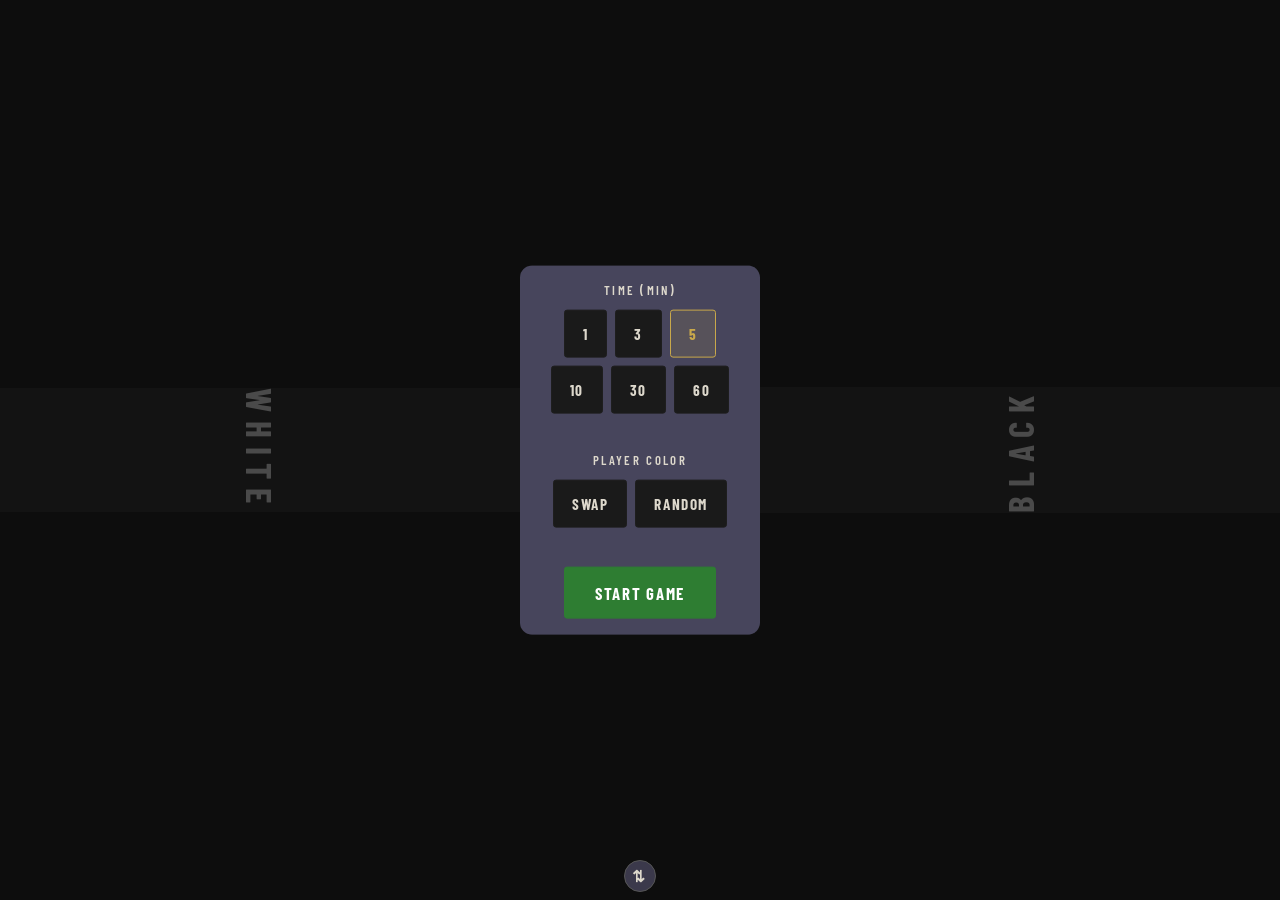
<file: index.html>
<!DOCTYPE html>
<html lang="en">
<head>
  <meta charset="UTF-8">
  <meta name="viewport" content="width=device-width, initial-scale=1.0, user-scalable=no">
  <meta name="apple-mobile-web-app-capable" content="yes">
  <meta name="apple-mobile-web-app-status-bar-style" content="black-translucent">
  <title>Chess Clock</title>
  <link href="https://fonts.googleapis.com/css2?family=Roboto+Mono:wght@600&family=Barlow+Condensed:wght@400;600;700&display=swap" rel="stylesheet">
  <link rel="stylesheet" href="style.css">
</head>
<body>
<div id="app">

  <!-- ── Start Screen ──────────────────────────────────── -->
  <div id="start-screen">

    <!-- Top zone: Black's area, rotated 180° -->
    <div class="start-zone" id="start-zone-top">
      <span class="color-label" id="top-color-label">Black</span>
    </div>

    <!-- Middle zone: controls, rotated to face board edge -->
    <div id="start-middle">
      <div id="start-controls" class="board-side-target">
        <div id="preset-picker" class="control-block">
          <div class="section-heading">Time (min)</div>
          <div id="preset-buttons" class="button-container">
            <button class="btn-preset" data-preset="1+0"  onclick="handlePresetSelect('1+0')">1</button>
            <button class="btn-preset" data-preset="3+0"  onclick="handlePresetSelect('3+0')">3</button>
            <button class="btn-preset" data-preset="5+0"  onclick="handlePresetSelect('5+0')">5</button>
            <button class="btn-preset" data-preset="10+0" onclick="handlePresetSelect('10+0')">10</button>
            <button class="btn-preset" data-preset="30+0" onclick="handlePresetSelect('30+0')">30</button>
            <button class="btn-preset" data-preset="60+0" onclick="handlePresetSelect('60+0')">60</button>
          </div>
          
        </div>
        <div id="color-assignment" class="control-block">
          <div class="section-heading">Player Color</div>
          <div id="color-buttons" class="button-container">
            <button class="btn-preset" id="btn-swap"      onclick="handleSwap()">Swap</button>
            <button class="btn-preset" id="btn-randomize" onclick="handleRandomize()">Random</button>
          </div>
        </div>
        <button class="btn-action primary" id="btn-start-game" onclick="handleStartGame()">Start Game</button>
      </div>
      <button class="btn-board-side" id="btn-board-side-start" onclick="handleBoardSideToggle()">⇄</button>
    </div>

    <!-- Bottom zone: White's area -->
    <div class="start-zone" id="start-zone-bottom">
      <span class="color-label" id="bottom-color-label">White</span>
    </div>

  </div><!-- /start-screen -->

  <!-- ── Clock View ─────────────────────────────────────── -->
  <div id="clock-view" style="display:none">

    <!-- Black's panel — top, rotated 180° toward them -->
    <div class="panel" id="p2">
      <div class="clock-face">
        <div class="arc-wrap">
          <svg viewBox="0 0 120 120" xmlns="http://www.w3.org/2000/svg">
            <circle class="arc-track" cx="60" cy="60" r="52"/>
            <circle class="arc-fill"  cx="60" cy="60" r="52" id="arc2"/>
          </svg>
        </div>
        <div class="clock-inner">
          <div class="clock-label">Black</div>
          <div class="clock-time" id="time2">5:00</div>
        </div>
      </div>
    </div>

    <!-- Control strip — zero-height seam; pill floats above/below -->
    <div id="strip">
      <button class="btn-board-side" id="btn-board-side-clock" onclick="handleBoardSideToggle()">⇄</button>
      <div id="control-pill-wrap" class="board-side-target">
        <div id="control-pill">
          <!-- Pause / Resume -->
          <button class="ctrl-btn" id="btn-pause" onclick="handlePause()">
            <svg class="ctrl-icon" viewBox="0 0 24 24" fill="currentColor">
              <path d="M6 19h4V5H6v14zm8-14v14h4V5h-4z"/>
            </svg>
            <span class="btn-label" id="pause-label">Pause</span>
          </button>
          <!-- Sound -->
          <button class="ctrl-btn" id="btn-sound" onclick="handleSoundToggle()">
            <svg class="ctrl-icon" viewBox="0 0 24 24" fill="currentColor">
              <path class="sound-icon-path" d="M3 9v6h4l5 5V4L7 9H3zm13.5 3c0-1.77-1.02-3.29-2.5-4.03v8.05c1.48-.73 2.5-2.25 2.5-4.02zM14 3.23v2.06c2.89.86 5 3.54 5 6.71s-2.11 5.85-5 6.71v2.06c4.01-.91 7-4.49 7-8.77s-2.99-7.86-7-8.77z"/>
            </svg>
            <span class="btn-label">Sound</span>
          </button>
          <!-- End Game -->
          <button class="ctrl-btn" id="btn-end-game" onclick="handleEndGame()">
            <svg class="ctrl-icon" viewBox="0 0 24 24" fill="currentColor">
              <path d="M12 2C6.47 2 2 6.47 2 12s4.47 10 10 10 10-4.47 10-10S17.53 2 12 2zm5 13.59L15.59 17 12 13.41 8.41 17 7 15.59 10.59 12 7 8.41 8.41 7 12 10.59 15.59 7 17 8.41 13.41 12 17 15.59z"/>
            </svg>
            <span class="btn-label">End Game</span>
          </button>
        </div>
      </div>
    </div>

    <!-- White's panel — bottom, right-side up -->
    <div class="panel" id="p1">
      <div class="clock-face">
        <div class="arc-wrap">
          <svg viewBox="0 0 120 120" xmlns="http://www.w3.org/2000/svg">
            <circle class="arc-track" cx="60" cy="60" r="52"/>
            <circle class="arc-fill"  cx="60" cy="60" r="52" id="arc1"/>
          </svg>
        </div>
        <div class="clock-inner">
          <div class="clock-label">White</div>
          <div class="clock-time" id="time1">5:00</div>
          <div class="tap-prompt" id="tap-prompt" style="display:none">Tap to begin</div>
        </div>
      </div>
    </div>

  </div><!-- /clock-view -->

</div><!-- /app -->
<script src="clock.js"></script>
</body>
</html>
</file>
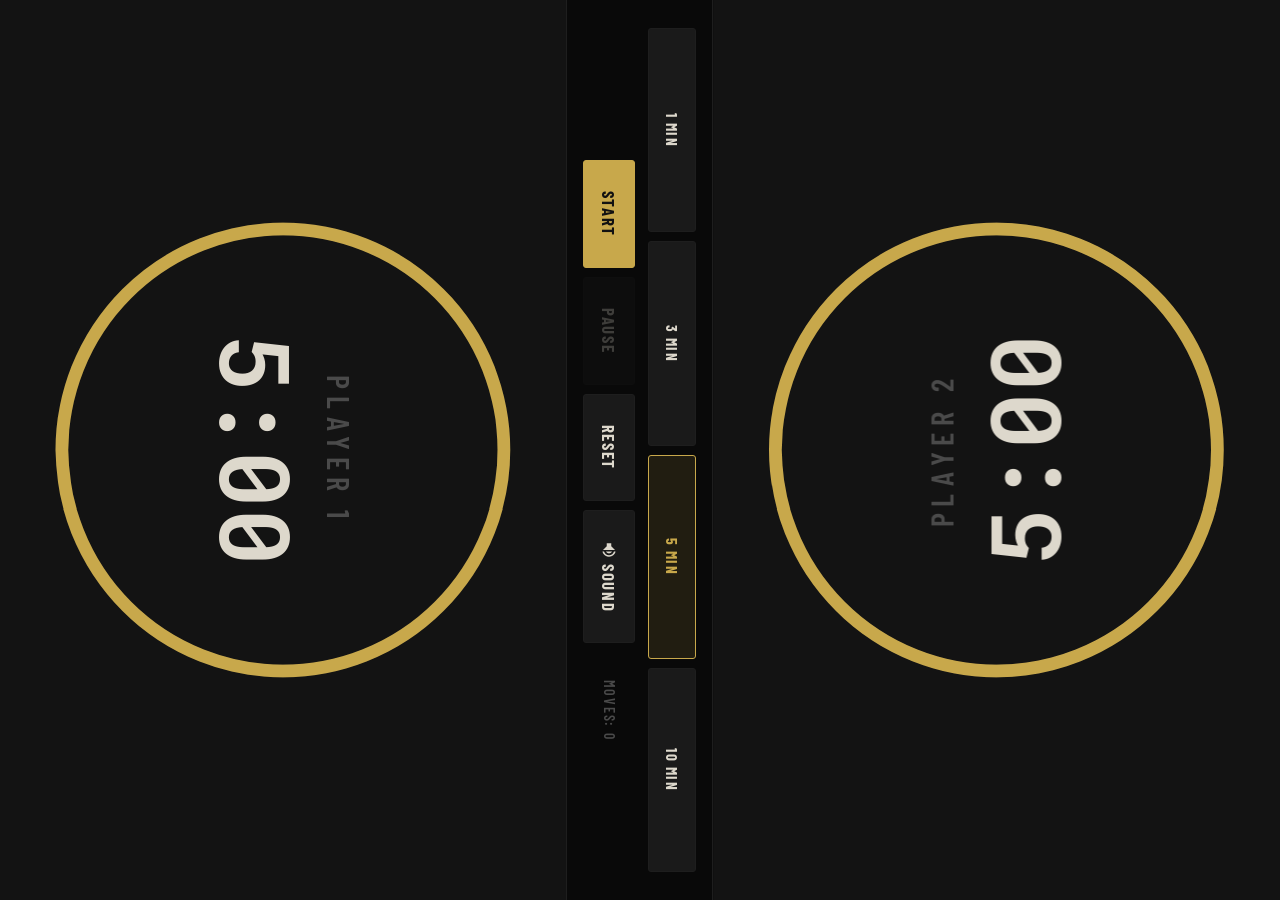
<file: chess-clock-0.6.html>
<!DOCTYPE html>
<html lang="en">
<head>
  <meta charset="UTF-8">
  <meta name="viewport" content="width=device-width, initial-scale=1.0, user-scalable=no">
  <meta name="apple-mobile-web-app-capable" content="yes">
  <meta name="apple-mobile-web-app-status-bar-style" content="black-translucent">
  <title>Chess Clock</title>
  <link href="https://fonts.googleapis.com/css2?family=Roboto+Mono:wght@600&family=Barlow+Condensed:wght@400;600;700&display=swap" rel="stylesheet">
  <style>
    *, *::before, *::after { box-sizing: border-box; margin: 0; padding: 0; }

    :root {
      --bg:            #0d0d0d;
      --panel-idle:    #131313;
      --panel-active:  #2a1a3d;
      --panel-critical:#1d0909;
      --panel-flagged: #1e0000;
      --text:          #ddd8cc;
      --text-dim:      #4a4a4a;
      --accent:        #c8a84b;
      --accent-glow:   rgba(200,168,75,0.12);
      --red:           #c0392b;
      --strip:         #090909;
      --border:        #1e1e1e;
      --btn:           #1a1a1a;
      --btn-hover:     #222;
      --ring-size:     200px; /* updated by JS at runtime */
    }

    html, body {
      height: 100%;
      overflow: hidden;
      background: var(--bg);
      color: var(--text);
    }

    body {
      font-family: 'Barlow Condensed', 'Arial Narrow', sans-serif;
      touch-action: none;
      user-select: none;
      -webkit-user-select: none;
      -webkit-tap-highlight-color: transparent;
    }

    #app {
      display: flex;
      flex-direction: column;
      width: 100vw;
      height: 100dvh;
      height: 100vh; /* fallback */
    }

    /* ── Orientation lock ─────────────────────────────────────
       Counter-rotate the app when device goes landscape so the
       layout always appears in portrait.                       */
    @media screen and (orientation: landscape) {
      #app {
        position: fixed;
        width: 100vh;
        height: 100vw;
        top: 50%;
        left: 50%;
        transform: translate(-50%, -50%) rotate(90deg);
      }
    }

    /* ── Clock panels ─────────────────────────────────────── */

    .panel {
      flex: 1 1 0;
      position: relative;
      display: flex;
      flex-direction: column;
      align-items: center;
      justify-content: center;
      background: var(--panel-idle);
      overflow: hidden;
      transition: background 0.3s ease;
      -webkit-tap-highlight-color: transparent;
    }

    /* Active border inset */
    .panel::after {
      content: '';
      position: absolute;
      inset: 0;
      border: 2px solid transparent;
      pointer-events: none;
      transition: border-color 0.2s ease;
      z-index: 3;
    }
    .panel.active::after  { border-color: var(--accent); }
    .panel.critical::after { border-color: var(--red); }

    .panel.active   { background: var(--panel-active); }
    .panel.critical { background: var(--panel-critical); }
    .panel.flagged  { background: var(--panel-flagged); }

    /* Player 2: rotated so they can read from the other side */
    #p2 { transform: rotate(180deg); }

    /* ── Arc ring ─────────────────────────────────────────── */

    /* Square container sized to --ring-size, centred in the panel */
    .clock-face {
      position: relative;
      width:  var(--ring-size);
      height: var(--ring-size);
      display: flex;
      align-items: center;
      justify-content: center;
      flex-shrink: 0;
    }

    .arc-wrap {
      position: absolute;
      inset: 0;
      transform: rotate(-90deg); /* start stroke at 12 o'clock */
      z-index: 1;
    }

    /* Player 2's arc must go counterclockwise in DOM coords
       so it appears clockwise from their rotated POV */
    #p2 .arc-wrap {
      transform: rotate(-90deg) scaleX(-1);
    }

    .arc-track {
      fill: none;
      stroke: #1e1e1e;
      stroke-width: 3;
    }

    .arc-fill {
      fill: none;
      stroke: var(--accent);
      stroke-width: 3;
      stroke-linecap: round;
      stroke-dasharray:    326.73; /* 2π × 52 */
      stroke-dashoffset:   0;
      transition: stroke 0.3s ease;
    }

    .panel.active   .arc-fill { stroke: #ff2d8f; }
    .panel.critical .arc-fill { stroke: var(--red); }
    .panel.flagged  .arc-fill { stroke: #3a0000; }

    /* ── Clock content (centred inside the ring) ─────────── */

    /* Constrain inner content to ~72% of ring-size to stay
       comfortably clear of the SVG stroke.
       align-items + justify-content centres both axes.        */
    .clock-inner {
      position: relative;
      z-index: 2;
      width:  calc(var(--ring-size) * 0.72);
      height: calc(var(--ring-size) * 0.72);
      display: flex;
      flex-direction: column;
      align-items: center;
      justify-content: center;
      text-align: center;
    }

    .clock-label {
      font-size: calc(var(--ring-size) * 0.06);
      font-weight: 600;
      letter-spacing: 0.22em;
      text-transform: uppercase;
      color: var(--text-dim);
      margin-bottom: calc(var(--ring-size) * 0.03);
    }

    /* Widest format is "9:59.9" (6 chars).
       Roboto Mono char width ≈ 0.6× font-size.
       6 × 0.6 × fs < ring-size × 0.72  →  fs < ring-size × 0.2
       Using 0.19 leaves a small safety margin.                   */
    .clock-time {
      font-family: 'Roboto Mono', 'Courier New', monospace;
      font-weight: 600;
      font-size: calc(var(--ring-size) * 0.19);
      line-height: 1;
      color: var(--text);
      transition: color 0.2s ease;
      white-space: nowrap;
    }

    .panel.critical .clock-time { color: #ff6b5b; }
    .panel.flagged  .clock-time { color: #ff3322; }

    /* ── Control strip ────────────────────────────────────── */

    #strip {
      flex-shrink: 0;
      background: var(--strip);
      border-top:    1px solid var(--border);
      border-bottom: 1px solid var(--border);
      padding: clamp(8px, 2vh, 14px) clamp(12px, 3vw, 22px);
      display: flex;
      flex-direction: column;
      gap: clamp(7px, 1.5vh, 11px);
    }

    .row {
      display: flex;
      align-items: center;
      justify-content: center;
      gap: clamp(5px, 1.2vw, 9px);
    }

    /* ── Buttons ──────────────────────────────────────────── */

    button {
      font-family: 'Barlow Condensed', 'Arial Narrow', sans-serif;
      font-weight: 700;
      letter-spacing: 0.1em;
      text-transform: uppercase;
      background: var(--btn);
      color: var(--text);
      border: 1px solid var(--border);
      border-radius: 3px;
      cursor: pointer;
      touch-action: manipulation;
      -webkit-tap-highlight-color: transparent;
      transition: background 0.12s, opacity 0.15s, transform 0.08s;
    }

    button:hover   { background: var(--btn-hover); }
    button:active  { transform: scale(0.94); }
    button:disabled { opacity: 0.25; pointer-events: none; }

    .btn-action {
      font-size: clamp(0.78rem, 2.1vw, 1rem);
      padding: clamp(8px, 1.8vh, 12px) clamp(14px, 3.5vw, 26px);
      min-height: clamp(36px, 7.5vw, 48px);
    }

    .btn-action.primary {
      background: var(--accent);
      color: #111;
      border-color: var(--accent);
    }
    .btn-action.primary:hover { background: #d4b454; }

    .btn-preset {
      flex: 1;
      font-size: clamp(0.68rem, 1.8vw, 0.9rem);
      padding: clamp(6px, 1.5vh, 10px) 4px;
      min-height: clamp(30px, 6.5vw, 44px);
    }

    .btn-preset.selected {
      background: var(--accent-glow);
      border-color: var(--accent);
      color: var(--accent);
    }

    .move-count {
      font-size: clamp(0.62rem, 1.7vw, 0.82rem);
      font-weight: 600;
      letter-spacing: 0.12em;
      text-transform: uppercase;
      color: var(--text-dim);
      min-width: 72px;
      text-align: right;
      white-space: nowrap;
    }

    .btn-sound {
      display: inline-flex;
      align-items: center;
      gap: 5px;
      padding-left: clamp(10px, 2.5vw, 18px);
      padding-right: clamp(10px, 2.5vw, 18px);
    }
    .btn-sound.muted { opacity: 0.45; }

    /* ── Tablet scaling ───────────────────────────────────── */

    @media (min-width: 768px) {
      .btn-action   { font-size: 1.05rem; padding: 13px 30px; min-height: 52px; }
      .btn-preset   { font-size: 0.95rem; padding: 12px 8px;  min-height: 48px; }
      .move-count   { font-size: 0.88rem; min-width: 88px; }
      #strip        { padding: 16px 28px; gap: 13px; }
    }
  </style>
</head>
<body>
<div id="app">

  <!-- Player 2 — top, rotated 180° toward them -->
  <div class="panel" id="p2">
    <div class="clock-face">
      <div class="arc-wrap">
        <svg viewBox="0 0 120 120" xmlns="http://www.w3.org/2000/svg">
          <circle class="arc-track" cx="60" cy="60" r="52"/>
          <circle class="arc-fill"  cx="60" cy="60" r="52" id="arc2"/>
        </svg>
      </div>
      <div class="clock-inner">
        <div class="clock-label">Player 2</div>
        <div class="clock-time" id="time2">5:00</div>
      </div>
    </div>
  </div>

  <!-- Control strip -->
  <div id="strip">
    <div class="row" id="presets">
      <button class="btn-preset"          data-min="1"  onclick="selectPreset(1)">1 min</button>
      <button class="btn-preset"          data-min="3"  onclick="selectPreset(3)">3 min</button>
      <button class="btn-preset selected" data-min="5"  onclick="selectPreset(5)">5 min</button>
      <button class="btn-preset"          data-min="10" onclick="selectPreset(10)">10 min</button>
    </div>
    <div class="row">
      <button class="btn-action primary" id="btn-start"  onclick="handleStart()">Start</button>
      <button class="btn-action"         id="btn-pause"  onclick="handlePause()" disabled>Pause</button>
      <button class="btn-action"         id="btn-reset"  onclick="handleReset()">Reset</button>
      <button class="btn-action btn-sound" id="btn-sound" onclick="handleSoundToggle()">
        <svg viewBox="0 0 24 24" width="18" height="18" fill="currentColor" aria-hidden="true">
          <path id="sound-path" d="M3 9v6h4l5 5V4L7 9H3zm13.5 3c0-1.77-1.02-3.29-2.5-4.03v8.05c1.48-.73 2.5-2.25 2.5-4.02zM14 3.23v2.06c2.89.86 5 3.54 5 6.71s-2.11 5.85-5 6.71v2.06c4.01-.91 7-4.49 7-8.77s-2.99-7.86-7-8.77z"/>
        </svg>
        <span id="sound-label">Sound</span>
      </button>
      <div class="move-count" id="moves">Moves: 0</div>
    </div>
  </div>

  <!-- Player 1 — bottom, right-side up -->
  <div class="panel" id="p1">
    <div class="clock-face">
      <div class="arc-wrap">
        <svg viewBox="0 0 120 120" xmlns="http://www.w3.org/2000/svg">
          <circle class="arc-track" cx="60" cy="60" r="52"/>
          <circle class="arc-fill"  cx="60" cy="60" r="52" id="arc1"/>
        </svg>
      </div>
      <div class="clock-inner">
        <div class="clock-label">Player 1</div>
        <div class="clock-time" id="time1">5:00</div>
      </div>
    </div>
  </div>

</div>
<script>
  // ── Constants ────────────────────────────────────────────
  const CIRC = 2 * Math.PI * 52; // SVG arc circumference ≈ 326.73

  // ── State ────────────────────────────────────────────────
  // States: READY | RUNNING | PAUSED | FLAGGED
  let gameState = 'READY';
  let activePlayer = 1;       // 1 or 2; player 1 (white) always starts
  let presetMs = 5 * 60000;   // current preset in milliseconds

  // Remaining time in ms for each player — source of truth when not running
  let remaining = { 1: presetMs, 2: presetMs };

  // Timestamp (performance.now()) when the active player's turn began
  let turnStart = null;
  // Remaining time for the active player at the moment their turn started
  let timeAtTurnStart = null;

  let moveCount = 0;
  let rafId = null;
  let wakeLock = null;

  // ── Audio (Web Audio API — no external files) ────────────
  let audioCtx = null;

  // ── Sound state ───────────────────────────────────────────
  let soundOn = true;

  const ICON_SOUND_ON  = 'M3 9v6h4l5 5V4L7 9H3zm13.5 3c0-1.77-1.02-3.29-2.5-4.03v8.05c1.48-.73 2.5-2.25 2.5-4.02zM14 3.23v2.06c2.89.86 5 3.54 5 6.71s-2.11 5.85-5 6.71v2.06c4.01-.91 7-4.49 7-8.77s-2.99-7.86-7-8.77z';
  const ICON_SOUND_OFF = 'M16.5 12c0-1.77-1.02-3.29-2.5-4.03v2.21l2.45 2.45c.03-.2.05-.41.05-.63zm2.5 0c0 .94-.2 1.82-.54 2.64l1.51 1.51C20.63 14.91 21 13.5 21 12c0-4.28-2.99-7.86-7-8.77v2.06c2.89.86 5 3.54 5 6.71zM4.27 3L3 4.27 7.73 9H3v6h4l5 5v-6.73l4.25 4.25c-.67.52-1.42.93-2.25 1.18v2.06c1.38-.31 2.63-.95 3.69-1.81L19.73 21 21 19.73l-9-9L4.27 3zM12 4L9.91 6.09 12 8.18V4z';

  function handleSoundToggle() {
    soundOn = !soundOn;
    document.getElementById('sound-path').setAttribute('d', soundOn ? ICON_SOUND_ON : ICON_SOUND_OFF);
    document.getElementById('sound-label').textContent = soundOn ? 'Sound' : 'Muted';
    document.getElementById('btn-sound').classList.toggle('muted', !soundOn);
  }

  function getAudioCtx() {
    if (!audioCtx) {
      audioCtx = new (window.AudioContext || window.webkitAudioContext)();
    }
    return audioCtx;
  }

  async function playTap() {
    if (!soundOn) return;
    try {
      const ctx = getAudioCtx();
      if (ctx.state === 'suspended') await ctx.resume();
      const osc  = ctx.createOscillator();
      const gain = ctx.createGain();
      osc.connect(gain);
      gain.connect(ctx.destination);
      osc.type = 'triangle';
      osc.frequency.setValueAtTime(260, ctx.currentTime);
      osc.frequency.exponentialRampToValueAtTime(80, ctx.currentTime + 0.07);
      gain.gain.setValueAtTime(0.3, ctx.currentTime);
      gain.gain.exponentialRampToValueAtTime(0.001, ctx.currentTime + 0.1);
      osc.start(ctx.currentTime);
      osc.stop(ctx.currentTime + 0.1);
    } catch (e) {}
  }

  async function playAlarm() {
    if (!soundOn) return;
    try {
      const ctx = getAudioCtx();
      if (ctx.state === 'suspended') await ctx.resume();
      [0, 0.28, 0.56].forEach(t => {
        const osc = ctx.createOscillator();
        const gain = ctx.createGain();
        osc.connect(gain);
        gain.connect(ctx.destination);
        osc.type = 'square';
        osc.frequency.setValueAtTime(440, ctx.currentTime + t);
        osc.frequency.setValueAtTime(330, ctx.currentTime + t + 0.1);
        gain.gain.setValueAtTime(0.18, ctx.currentTime + t);
        gain.gain.exponentialRampToValueAtTime(0.001, ctx.currentTime + t + 0.24);
        osc.start(ctx.currentTime + t);
        osc.stop(ctx.currentTime + t + 0.24);
      });
    } catch (e) {}
  }

  // ── Haptic ───────────────────────────────────────────────
  function vibrate() {
    try {
      if ('vibrate' in navigator) navigator.vibrate(30);
    } catch (e) {}
  }

  // ── Wake Lock ────────────────────────────────────────────
  async function grabWakeLock() {
    try {
      if ('wakeLock' in navigator) {
        wakeLock = await navigator.wakeLock.request('screen');
      }
    } catch (e) {}
  }

  function dropWakeLock() {
    try {
      if (wakeLock) { wakeLock.release(); wakeLock = null; }
    } catch (e) {}
  }

  // Re-acquire wake lock if game is still running after tab becomes visible
  document.addEventListener('visibilitychange', () => {
    if (document.visibilityState === 'visible' && gameState === 'RUNNING') {
      grabWakeLock();
    }
  });

  // ── Time formatting ──────────────────────────────────────
  function formatTime(ms) {
    if (ms <= 0) return '0.0';
    if (ms >= 60000) {
      const m = Math.floor(ms / 60000);
      const s = Math.floor((ms % 60000) / 1000);
      return `${m}:${String(s).padStart(2, '0')}`;
    }
    // Under a minute: show tenths
    const s = Math.floor(ms / 1000);
    const d = Math.floor((ms % 1000) / 100);
    return `${s}.${d}`;
  }

  // ── Arc update ───────────────────────────────────────────
  // fraction 0–1: how much of the circle to show
  function setArc(arcEl, fraction) {
    const clamped = Math.max(0, Math.min(1, fraction));
    arcEl.style.strokeDashoffset = CIRC * (1 - clamped);
  }

  // ── Live time computation ────────────────────────────────
  // Returns { 1: ms, 2: ms } with the active player's time computed live
  function getLive() {
    const live = { ...remaining };
    if (gameState === 'RUNNING' && turnStart !== null) {
      const elapsed = performance.now() - turnStart;
      live[activePlayer] = Math.max(0, timeAtTurnStart - elapsed);
    }
    return live;
  }

  // ── Render loop ──────────────────────────────────────────
  function render() {
    const live = getLive();

    // Update time displays
    document.getElementById('time1').textContent = formatTime(live[1]);
    document.getElementById('time2').textContent = formatTime(live[2]);
    document.getElementById('moves').textContent = `Moves: ${moveCount}`;

    // Update arcs — fraction relative to original starting time
    setArc(document.getElementById('arc1'), live[1] / presetMs);
    setArc(document.getElementById('arc2'), live[2] / presetMs);

    // Update panel visual states
    [1, 2].forEach(p => {
      const el = document.getElementById(`p${p}`);
      el.classList.remove('active', 'critical', 'flagged');

      if (gameState === 'FLAGGED' && live[p] <= 0) {
        el.classList.add('flagged');
      } else if (gameState === 'RUNNING' && activePlayer === p) {
        el.classList.add('active');
        if (live[p] < 10000) el.classList.add('critical');
      }
    });

    // Check for flag fall during RUNNING
    if (gameState === 'RUNNING' && live[activePlayer] <= 0) {
      doFlagFall();
      return;
    }

    // Continue loop only while running
    if (gameState === 'RUNNING') {
      rafId = requestAnimationFrame(render);
    }
  }

  // ── Flag fall ─────────────────────────────────────────────
  function doFlagFall() {
    remaining[activePlayer] = 0;
    gameState = 'FLAGGED';
    cancelAnimationFrame(rafId);
    dropWakeLock();
    playAlarm();
    updateButtons();
    render();
  }

  // ── Clock tap ────────────────────────────────────────────
  function handleTap(player) {
    if (gameState !== 'RUNNING') return;
    if (player !== activePlayer) return;

    // Snapshot active player's remaining time
    remaining[activePlayer] = Math.max(0, timeAtTurnStart - (performance.now() - turnStart));

    // Hand off to the other player
    activePlayer = activePlayer === 1 ? 2 : 1;
    turnStart = performance.now();
    timeAtTurnStart = remaining[activePlayer];
    moveCount++;

    playTap();
    vibrate();
  }

  // Touch handlers for clock panels (touchstart for minimal latency)
  ['p1', 'p2'].forEach(id => {
    const el = document.getElementById(id);
    const player = id === 'p1' ? 1 : 2;

    el.addEventListener('touchstart', e => {
      e.preventDefault(); // prevents 300ms delay & scroll
      handleTap(player);
    }, { passive: false });

    // Fallback for mouse/desktop
    el.addEventListener('click', () => handleTap(player));
  });

  // ── Control handlers ──────────────────────────────────────
  function handleStart() {
    if (gameState === 'READY') {
      gameState = 'RUNNING';
      activePlayer = 1; // Player 1 (White) always starts
      turnStart = performance.now();
      timeAtTurnStart = remaining[1];
      grabWakeLock();
      updateButtons();
      rafId = requestAnimationFrame(render);
    } else if (gameState === 'PAUSED') {
      gameState = 'RUNNING';
      turnStart = performance.now();
      timeAtTurnStart = remaining[activePlayer];
      grabWakeLock();
      updateButtons();
      rafId = requestAnimationFrame(render);
    }
  }

  function handlePause() {
    if (gameState !== 'RUNNING') return;
    // Snapshot remaining time before stopping
    remaining[activePlayer] = Math.max(0, timeAtTurnStart - (performance.now() - turnStart));
    cancelAnimationFrame(rafId);
    gameState = 'PAUSED';
    dropWakeLock();
    updateButtons();
    render();
  }

  function handleReset() {
    cancelAnimationFrame(rafId);
    gameState = 'READY';
    activePlayer = 1;
    remaining = { 1: presetMs, 2: presetMs };
    turnStart = null;
    timeAtTurnStart = null;
    moveCount = 0;
    dropWakeLock();
    updateButtons();
    render();
  }

  function selectPreset(minutes) {
    presetMs = minutes * 60000;
    document.querySelectorAll('.btn-preset').forEach(btn => {
      btn.classList.toggle('selected', parseInt(btn.dataset.min) === minutes);
    });
    handleReset();
  }

  // ── Button state ──────────────────────────────────────────
  function updateButtons() {
    const btnStart = document.getElementById('btn-start');
    const btnPause = document.getElementById('btn-pause');

    btnStart.classList.remove('primary');
    btnStart.disabled = false;
    btnPause.disabled = true;

    if (gameState === 'READY') {
      btnStart.textContent = 'Start';
      btnStart.classList.add('primary');
    } else if (gameState === 'RUNNING') {
      btnStart.textContent = 'Start';
      btnStart.disabled = true;
      btnPause.disabled = false;
    } else if (gameState === 'PAUSED') {
      btnStart.textContent = 'Resume';
      btnStart.classList.add('primary');
    } else if (gameState === 'FLAGGED') {
      btnStart.textContent = 'Start';
      btnStart.disabled = true;
    }
  }

  // ── Ring sizing ───────────────────────────────────────────
  // Measures actual panel height at runtime so the ring fills
  // the panel with a comfortable 5% margin on each side.
  function updateRingSize() {
    const panel = document.getElementById('p1');
    const size  = Math.floor(Math.min(panel.offsetHeight, panel.offsetWidth) * 0.90);
    document.documentElement.style.setProperty('--ring-size', size + 'px');
  }

  window.addEventListener('resize', updateRingSize);
  window.addEventListener('orientationchange', () => setTimeout(updateRingSize, 350));

  // ── Init ──────────────────────────────────────────────────
  updateRingSize();
  handleReset();
</script>
</body>
</html>
</file>
<file: style.css>
*, *::before, *::after { box-sizing: border-box; margin: 0; padding: 0; }

:root {
  --bg:            #0d0d0d;
  --panel-idle:    #131313;
  --panel-active:  #2a1a3d;
  --panel-critical:#1d0909;
  --panel-flagged: #1e0000;
  --text:          #ddd8cc;
  --text-dim:      #4a4a4a;
  --accent:        #c8a84b;
  --accent-glow:   rgba(200,168,75,0.12);
  --red:           #c0392b;
  --strip:         #090909;
  --border:        #1e1e1e;
  --btn:           #1a1a1a;
  --btn-hover:     #222;
  --ctrl-pill-bg:  #47455c;
  --ctrl-btn-bg:   #3b394b;
  --controls-h:    240px; /* middle zone height = visual height of rotated controls */
  --ring-size:     200px; /* updated by JS at runtime */
}

html, body {
  height: 100%;
  overflow: hidden;
  background: var(--bg);
  color: var(--text);
}

body {
  font-family: 'Barlow Condensed', 'Arial Narrow', sans-serif;
  touch-action: none;
  user-select: none;
  -webkit-user-select: none;
  -webkit-tap-highlight-color: transparent;
}

#app {
  display: flex;
  flex-direction: column;
  width: 100vw;
  height: 100dvh;
  height: 100vh; /* fallback */
  position: relative;
}

/* ── Orientation lock ──────────────────────────────────────
   Counter-rotate the app when device goes landscape so the
   layout always appears in portrait.                        */
@media screen and (orientation: landscape) {
  #app {
    position: fixed;
    width: 100vh;
    height: 100vw;
    top: 50%;
    left: 50%;
    transform: translate(-50%, -50%) rotate(90deg);
  }
}

/* ════════════════════════════════════════════════════════════
   START SCREEN
   ════════════════════════════════════════════════════════════ */

#start-screen {
  display: flex;
  flex-direction: column;
  align-items: center;
  width: 100%;
  height: 100%;
}

/* Top and bottom color zones */
.start-zone {
  flex: 1 1 0;
  display: flex;
  align-items: center;
  justify-content: center;
  background: var(--panel-idle);
}

#start-zone-top {
  transform: rotate(180deg);
}

.color-label {
  font-size: clamp(1.4rem, 5vw, 2.2rem);
  font-weight: 700;
  letter-spacing: 0.25em;
  text-transform: uppercase;
  color: var(--text-dim);
}

/* Middle zone — sized by --controls-h, not by its rotated child */
#start-middle {
  height: var(--controls-h);
}

/* Absolutely positioned so it doesn't affect parent layout.
   width = --controls-h so after 90/270° rotation, visual height = zone height.
   flex-direction: column so stacked blocks become a visual row after rotation. */
#start-controls {
  position: absolute;
  top: 50%;
  left: 50%;
  width: var(--controls-h);
  display: flex;
  flex-direction: column;
  align-items: center;
  gap: 3vw;
  background: var(--ctrl-pill-bg);
  padding: 16px;
  border-radius: 12px;

}

#start-controls.board-left  { transform: translate(-50%, -50%) rotate(90deg);  }
#start-controls.board-right { transform: translate(-50%, -50%) rotate(270deg); }

#start-controls .control-block {
  display: flex;
  flex-direction: column;
  align-items: center;
  width: 100%;
}

  #start-controls .section-heading {
    margin-bottom: 12px;
    width: 100%;
    font-size: .8rem;
    font-weight: 600;
    letter-spacing: 0.18em;
    text-transform: uppercase;
    color: var(--text);
    text-align: center;
  }

  #start-controls .button-container {
    display: flex;
    align-items: center;
    gap: clamp(4px, 1vw, 8px);
    flex-flow: row wrap;
    justify-content: center;
  }



/* ════════════════════════════════════════════════════════════
   CLOCK VIEW
   ════════════════════════════════════════════════════════════ */

#clock-view {
  display: flex;
  flex-direction: column;
  width: 100%;
  height: 100%;
}

/* ── Clock panels ─────────────────────────────────────── */

.panel {
  flex: 1 1 0;
  position: relative;
  display: flex;
  flex-direction: column;
  align-items: center;
  justify-content: center;
  background: var(--panel-idle);
  overflow: hidden;
  transition: background 0.3s ease;
  -webkit-tap-highlight-color: transparent;
}

/* Active border inset */
.panel::after {
  content: '';
  position: absolute;
  inset: 0;
  border: 2px solid transparent;
  pointer-events: none;
  transition: border-color 0.2s ease;
  z-index: 3;
}
.panel.active::after   { border-color: var(--accent); }
.panel.critical::after { border-color: var(--red); }

.panel.active   { background: var(--panel-active); }
.panel.critical { background: var(--panel-critical); }
.panel.flagged  { background: var(--panel-flagged); }

/* Black's panel — rotated so they can read from the other side */
#p2 { transform: rotate(180deg); }

/* ── Arc ring ─────────────────────────────────────────── */

.clock-face {
  position: relative;
  width:  var(--ring-size);
  height: var(--ring-size);
  display: flex;
  align-items: center;
  justify-content: center;
  flex-shrink: 0;
}

.arc-wrap {
  position: absolute;
  inset: 0;
  transform: rotate(-90deg);
  z-index: 1;
}

#p2 .arc-wrap {
  transform: rotate(-90deg) scaleX(-1);
}

.arc-track {
  fill: none;
  stroke: #1e1e1e;
  stroke-width: 3;
}

.arc-fill {
  fill: none;
  stroke: var(--accent);
  stroke-width: 3;
  stroke-linecap: round;
  stroke-dasharray:  326.73;
  stroke-dashoffset: 0;
  transition: stroke 0.3s ease;
}

.panel.active   .arc-fill { stroke: #ff2d8f; }
.panel.critical .arc-fill { stroke: var(--red); }
.panel.flagged  .arc-fill { stroke: #3a0000; }

/* ── Clock content ────────────────────────────────────── */

.clock-inner {
  position: relative;
  z-index: 2;
  width:  calc(var(--ring-size) * 0.72);
  height: calc(var(--ring-size) * 0.72);
  display: flex;
  flex-direction: column;
  align-items: center;
  justify-content: center;
  text-align: center;
}

.clock-label {
  font-size: calc(var(--ring-size) * 0.06);
  font-weight: 600;
  letter-spacing: 0.22em;
  text-transform: uppercase;
  color: var(--text-dim);
  margin-bottom: calc(var(--ring-size) * 0.03);
}

.clock-time {
  font-family: 'Roboto Mono', 'Courier New', monospace;
  font-weight: 600;
  font-size: calc(var(--ring-size) * 0.19);
  line-height: 1;
  color: var(--text);
  transition: color 0.2s ease;
  white-space: nowrap;
}

.panel.critical .clock-time { color: #ff6b5b; }
.panel.flagged  .clock-time { color: #ff3322; }

.tap-prompt {
  margin-top: calc(var(--ring-size) * 0.05);
  font-size: calc(var(--ring-size) * 0.07);
  font-weight: 600;
  letter-spacing: 0.15em;
  text-transform: uppercase;
  color: var(--accent);
  animation: pulse 1.4s ease-in-out infinite;
}

@keyframes pulse {
  0%, 100% { opacity: 1; }
  50%       { opacity: 0.4; }
}

/* ── Control strip ────────────────────────────────────── */
/* Zero-height seam; the pill floats above/below via absolute positioning */

#strip {
  position: relative;
  height: 0;
  flex-shrink: 0;
  z-index: 20;
}

/* Board-side toggle — always centered at the seam */
#btn-board-side-clock, #btn-board-side-start {
  position: absolute;
  top: 0;
  left: 50%;
  transform: translate(-50%, -50%);
  width: 32px;
  height: 32px;
  padding: 0;
  background: var(--ctrl-btn-bg);
  color: var(--text);
  border: 1px solid #555;
  border-radius: 50%;
  font-size: 1rem;
  display: flex;
  align-items: center;
  justify-content: center;
  cursor: pointer;
  touch-action: manipulation;
  -webkit-tap-highlight-color: transparent;
  z-index: 21;
}
#btn-board-side-start {
  position: absolute;
  top: 50%;
  left: auto;
  right: 8px;
  transform: translateY(-50%);
  z-index: 1;
}

/* Control pill wrapper — positioned to board side */
#control-pill-wrap {
  position: absolute;
  top: 0;
}

#control-pill-wrap.board-right { 
  right: 16px; 
  transform: translateX(-50%) translateY(-50%) rotate(270deg);

}
#control-pill-wrap.board-left  { 
  left: 16px; 
  transform: translateX(50%) translateY(-50%) rotate(90deg);}

/* The pill itself — matches Figma design */
#control-pill {
  display: flex;
  flex-direction: column;
  gap: 16px;
  padding: 12px;
  background: var(--ctrl-pill-bg);
  border-radius: 12px;
}

/* Control buttons — Figma: 64px wide, icon + label, rounded */
.ctrl-btn {
  display: flex;
  flex-direction: column;
  align-items: center;
  gap: 2px;
  width: 64px;
  padding: 4px;
  background: var(--ctrl-btn-bg);
  color: var(--text);
  border: none;
  border-radius: 8px;
  cursor: pointer;
  touch-action: manipulation;
  -webkit-tap-highlight-color: transparent;
  transition: background 0.12s, opacity 0.15s, transform 0.08s;
  font-family: 'Barlow Condensed', 'Arial Narrow', sans-serif;
}

.ctrl-btn:hover  { background: #4a4860; }
.ctrl-btn:active { transform: scale(0.94); }
.ctrl-btn.muted  { opacity: 0.45; }

.ctrl-icon {
  width: 20px;
  height: 20px;
  flex-shrink: 0;
}

.ctrl-btn .btn-label {
  font-size: 10px;
  font-weight: 600;
  letter-spacing: 0.08em;
  text-transform: uppercase;
  white-space: nowrap;
  line-height: 1;
}

/* ── Shared action buttons (start screen) ─────────────── */

button {
  font-family: 'Barlow Condensed', 'Arial Narrow', sans-serif;
  font-weight: 700;
  letter-spacing: 0.1em;
  text-transform: uppercase;
  background: var(--btn);
  color: var(--text);
  border: 1px solid var(--border);
  border-radius: 3px;
  cursor: pointer;
  touch-action: manipulation;
  -webkit-tap-highlight-color: transparent;
  transition: background 0.12s, opacity 0.15s, transform 0.08s;
}

button:hover   { background: var(--btn-hover); }
button:active  { transform: scale(0.94); }
button:disabled { opacity: 0.25; pointer-events: none; }

.btn-action {
  font-size: clamp(0.78rem, 2.1vw, 1rem);
  padding: clamp(8px, 1.8vh, 12px) clamp(14px, 3.5vw, 26px);
  min-height: clamp(36px, 7.5vw, 48px);
}

.btn-action.primary {
  background: var(--accent);
  color: #111;
  border-color: var(--accent);
}
.btn-action.primary:hover { background: #d4b454; }

#btn-start-game {
  background: #2e7d32;
  color: #fff;
  border-color: #2e7d32;
}
#btn-start-game:hover { background: #388e3c; border-color: #388e3c; }

.btn-preset {
  font-size: clamp(0.72rem, 1.9vw, 0.95rem);
  padding: clamp(6px, 1.5vh, 10px) clamp(8px, 2vw, 14px);
  min-height: clamp(30px, 6.5vw, 44px);
  white-space: nowrap;
}

.btn-preset.selected {
  background: var(--accent-glow);
  border-color: var(--accent);
  color: var(--accent);
}

/* ── Tablet scaling ───────────────────────────────────── */

@media (min-width: 768px) {
  .btn-action { font-size: 1.05rem; padding: 13px 30px; min-height: 52px; }
  .btn-preset { font-size: 0.95rem; padding: 10px 18px; min-height: 48px; }
  #start-middle { padding: 20px 56px; min-height: 160px; }
}
</file>
